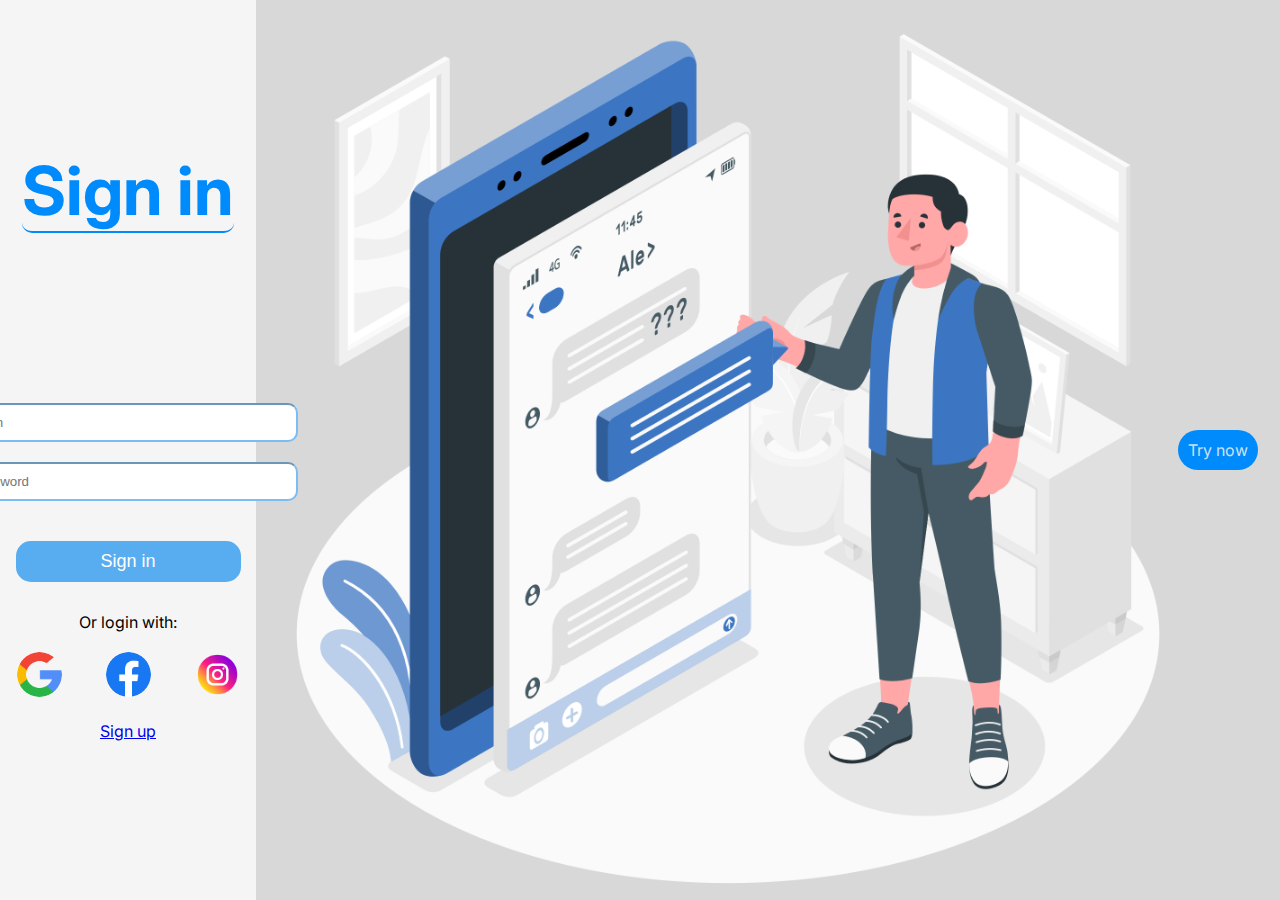
<file: index.html>
<!DOCTYPE html>
<html lang="pt-br">
  <head>
    <meta charset="UTF-8" />
    <meta name="viewport" content="width=device-width, initial-scale=1.0" />
    <link rel="stylesheet" type="text/css" href="style.css" />
    <link
      href="https://fonts.googleapis.com/css2?family=Inter:wght@400;500;700&display=swap"
      rel="stylesheet"
    />

    <title>Login</title>
  </head>
  <body>
    <main>
      <div class="container">
        <div class="left">
          <h1 class="sign_in">Sign in</h1>
          <form class="form_login">
            <input type="text" placeholder="Login" />

            <input type="text" placeholder="Password" />

            <button class="bt_sign_in">Sign in</button>

            <div class="social">
              <p>Or login with:</p>
              <img src="img/search.png" />
              <img src="img/facebook.png" />
              <img src="img/instagram.png" />
            </div>
            <a href="register.html">Sign up</a>
          </form>
        </div>
        <div class="right">
          <img src="img/My answer-amico.png" />
          <a class="try_now" href="chat.html">Try now</a>
        </div>
      </div>
    </main>
  </body>
</html>
</file>
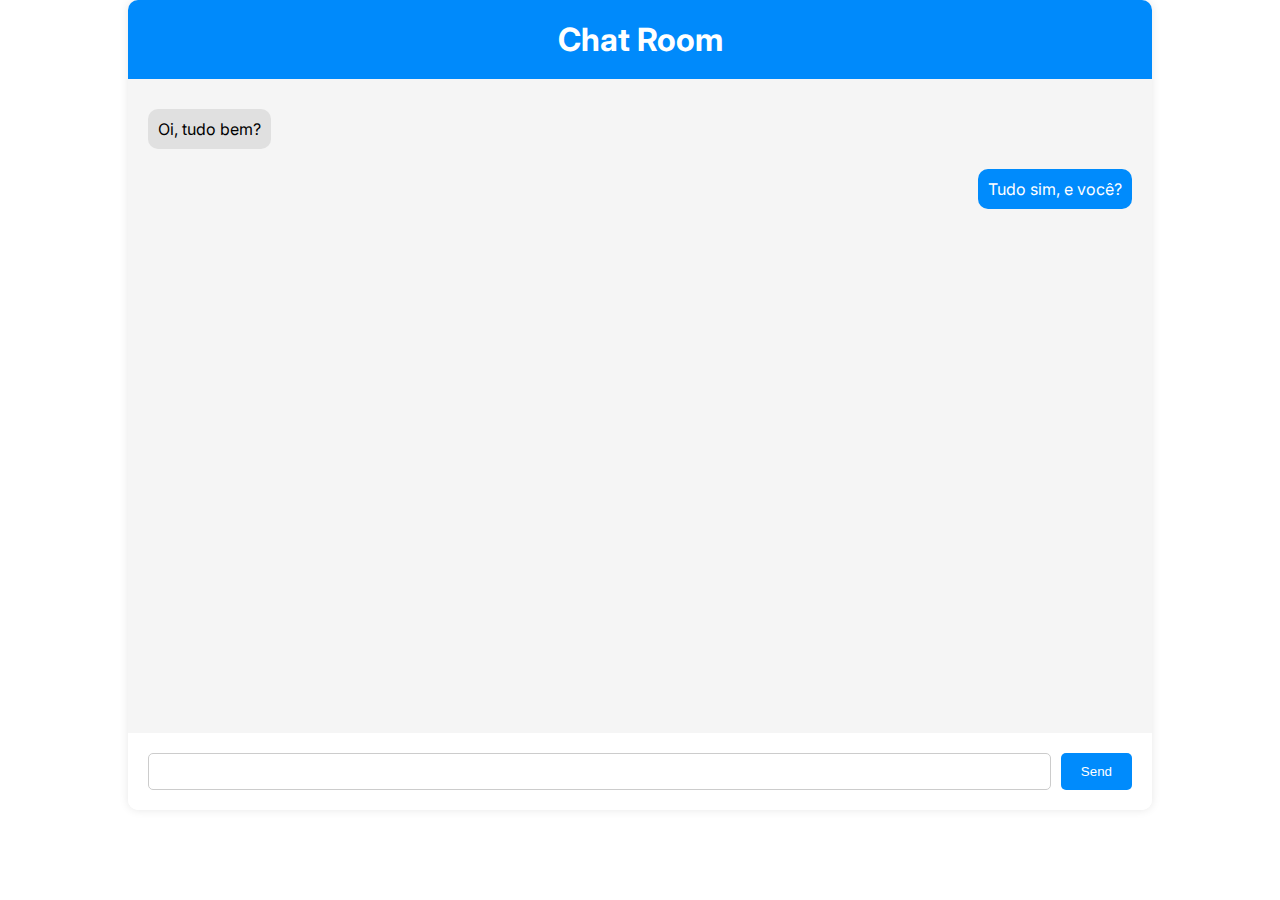
<file: chat.html>
<!DOCTYPE html>
<html lang="pt-br">
  <head>
    <meta charset="UTF-8" />
    <meta name="viewport" content="width=device-width, initial-scale=1.0" />
    <link rel="stylesheet" type="text/css" href="style.css" />
    <link
      href="https://fonts.googleapis.com/css2?family=Inter:wght@400;500;700&display=swap"
      rel="stylesheet"
    />

    <title>Chat</title>
  </head>
  <body>
    <main class="main_chat">
      <div class="container_chat">
        <div class="chat_top">
          <h1>Chat Room</h1>
        </div>
        <div class="chat_box">
          <p class="message received">Oi, tudo bem?</p>
          <p class="message sent">Tudo sim, e você?</p>
        </div>
        <div class="chat_input">
          <input type="text" />
          <button class="chat_button">Send</button>
        </div>
      </div>
    </main>
  </body>
</html>
</file>
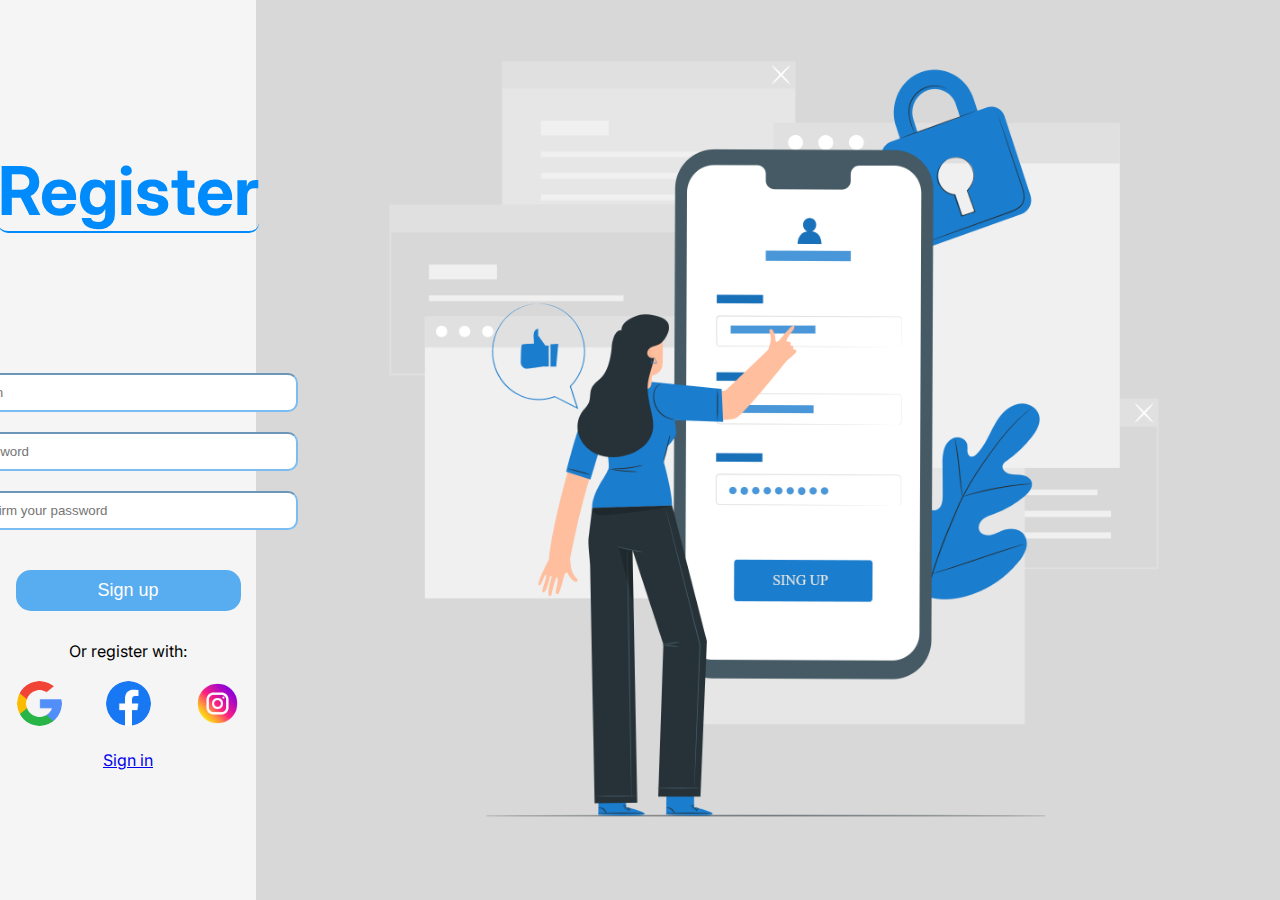
<file: register.html>
<!DOCTYPE html>
<html lang="pt-br">
  <head>
    <meta charset="UTF-8" />
    <meta name="viewport" content="width=device-width, initial-scale=1.0" />
    <link rel="stylesheet" type="text/css" href="style.css" />
    <link
      href="https://fonts.googleapis.com/css2?family=Inter:wght@400;500;700&display=swap"
      rel="stylesheet"
    />

    <title>Register</title>
  </head>
  <body>
    <main>
      <div class="container">
        <div class="left">
          <h1 class="sign_in">Register</h1>
          <form class="form_login">
            <input type="text" placeholder="Login"  />

            <input type="text" placeholder="Password"  />

            <input type="text" placeholder="Confirm your password"  />

            <button class="bt_sign_in">Sign up</button>

            <div class="social">
              <p>Or register with:</p>
              <img src="img/search.png" />
              <img src="img/facebook.png" />
              <img src="img/instagram.png" />
            </div>
            <a href="index.html">Sign in</a>
          </form>
        </div>
        <div class="right">
          <img src="img/Mobile login-pana.png" />
        </div>
      </div>
    </main>
  </body>
</html>
</file>
<file: style.css>
* {
  margin: 0px;
  padding: 0px;
}
body {
  font-family: "Inter", sans-serif;
}
main {
  display: flex;
  flex-direction: row;
}
.container {
  position: relative;
  display: flex;
  width: 100%;
  height: 100vh;
}

.left {
  position: relative;
  background-color: #f5f5f5;
  display: flex;
  align-items: center;
  justify-content: center;
  flex-direction: column;
  width: 20%;
}

.form_login {
  display: flex;
  align-items: center;
  justify-content: center;
  flex-direction: column;
  border-radius: 50px;
  width: 50vh;
  height: 80vh;
}
.sign_in {
  font-size: 7.5vh;
  color: #008bfc;
  margin-top: 150px;
  border-bottom: solid 2px;
  border-radius: 10px;
}

.form_login input {
  width: 35vh;
  padding: 10px;
  margin: 10px;
  border-color: rgba(62, 158, 236, 0.684);
  border-radius: 10px;
}
.bt_sign_in{
  color: #ffffff;
  margin: 30px;
  padding: 10px;
  width: 25vh;
  border: none;
  font-size: 18px;
  border-radius: 15px;
  background-color: rgba(53, 155, 238, 0.825);
}

.bt_sign_in:hover {
  background-color: #1b7dceb7;
  transition: 1s;
  cursor: pointer;
}
.social p {
  display: flex;
  justify-content: center;
  justify-items: center;
  flex-direction: row;
}
.social img {
  width: 5vh;
  border-radius: 100%;
  padding: 5px;
  margin: 15px;
  cursor: pointer;
}
.social img:hover {
  background-color: rgba(27, 125, 206, 0.172);
  transition: 0.5s;
}

.right {
  display: flex;
  align-items: center;
  justify-content: center;
  width: 80%;
  background: #0a0a0a29;
  
}
.right img {
  width: 100vh;
}
.try_now {
  text-decoration: none;
  padding: 10px;
  border-radius: 100px;
  background-color: #008bfc;
  color: rgba(245, 245, 245, 0.841);
}

/*---- CHAT ----*/

.main_chat {
  display: flex;
  flex-direction: column;
  justify-content: center;
  align-items: center;
}
.container_chat {
  display: flex;
  flex-direction: column;
  justify-content: space-between;
  width: 80%;
  height: 90vh;
  margin: 0 auto;
  border-radius: 10px;
  background-color: white;
  box-shadow: 0 0 10px rgba(0, 0, 0, 0.1);
}
.chat_top {
  padding: 20px;
  background-color: #008afb;
  color: white;
  text-align: center;
  border-top-left-radius: 10px;
  border-top-right-radius: 10px;
}

.chat_box {
  display: flex;
  flex-direction: column;
  padding: 20px;
  flex-grow: 1;
  overflow-y: auto;
  background-color: #f5f5f5;
}

.message {
  padding: 10px;
  margin: 10px 0;
  border-radius: 10px;
  width: fit-content;
}

.sent {
  align-self: flex-end;
  background-color: #008bfc;
  color: white;
}

.received {
  align-self: flex-start;
  background-color: #e0e0e0;
}

.chat_input {
  display: flex;
  justify-content: space-between;
  padding: 20px;
  background-color: #fff;
  border-bottom-left-radius: 10px;
  border-bottom-right-radius: 10px;
}

.chat_input input {
  flex-grow: 1;
  padding: 10px;
  border-radius: 5px;
  border: 1px solid #ccc;
}
.chat_button {
  padding: 10px 20px;
  margin-left: 10px;
  background-color: #008bfc;
  color: white;
  border: none;
  border-radius: 5px;
  cursor: pointer;
  transition: background-color 0.3s;
}
</file>
